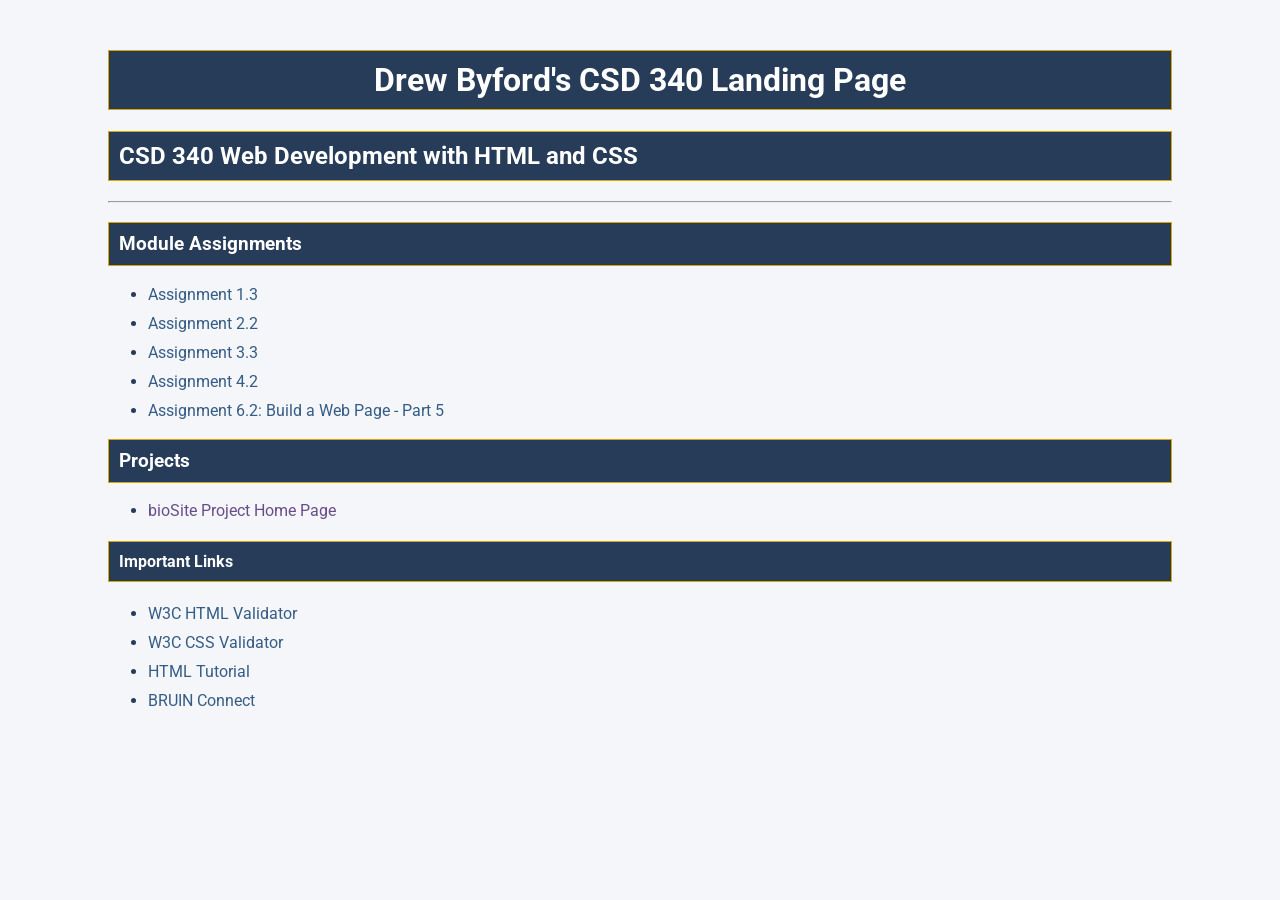
<file: index.html>
<!DOCTYPE html>
<!--
    Student: Drew Byford
    Date: Nov 12, 2026
    Assignment: 6.2 - GitHub Pages Landing Page
-->
<html lang="en">

<head>
    <meta charset="UTF-8">
    <meta name="description" content="Drew Byford's CSD 340 Landing Page">
    <meta name="keywords" content="CSD 340, HTML, CSS, Bellevue University">
    <meta name="author" content="Drew Byford">
    <meta name="viewport" content="width=device-width, initial-scale=1.0">

    <title>Drew Byford's CSD 340 Landing Page</title>
    <link rel="stylesheet" href="site.css">
</head>

<body>
    <div id="container">

        <h1>Drew Byford's CSD 340 Landing Page</h1>
        <h2>CSD 340 Web Development with HTML and CSS</h2>

        <hr>

        <h3>Module Assignments</h3>
        <ul>
            <li>
                <a href="module-1/byford_Mod1_3.html">
                    Assignment 1.3
                </a>
            </li>
            <li>
                <a href="module-2/byford_Mod2_2.html">
                    Assignment 2.2
                </a>
            </li>
            <li>
                <a href="module-3/byford_Mod3_3.html">
                    Assignment 3.3
                </a>
            </li>
            <li>
                <a href="module-4/byford_Mod4_2.html">
                    Assignment 4.2
                </a>
            </li>
            <li>
                <a href="module-6/byford_Mod6_2.html">
                    Assignment 6.2: Build a Web Page - Part 5
                </a>
            </li>

        </ul>

        <h3>Projects</h3>
        <ul>
            <li>
                <a href="">bioSite Project Home Page</a>
            </li>
        </ul>

        <h4>Important Links</h4>
        <ul>
            <li>
                <a href="https://validator.w3.org/">
                    W3C HTML Validator
                </a>
            </li>
            <li>
                <a href="https://jigsaw.w3.org/css-validator/">
                    W3C CSS Validator
                </a>
            </li>
            <li>
                <a href="https://www.w3schools.com/html/">
                    HTML Tutorial
                </a>
            </li>
            <li>
                <a href="https://bruinconnect.bellevue.edu/">
                    BRUIN Connect
                </a>
            </li>
        </ul>

    </div>
</body>

</html>
</file>
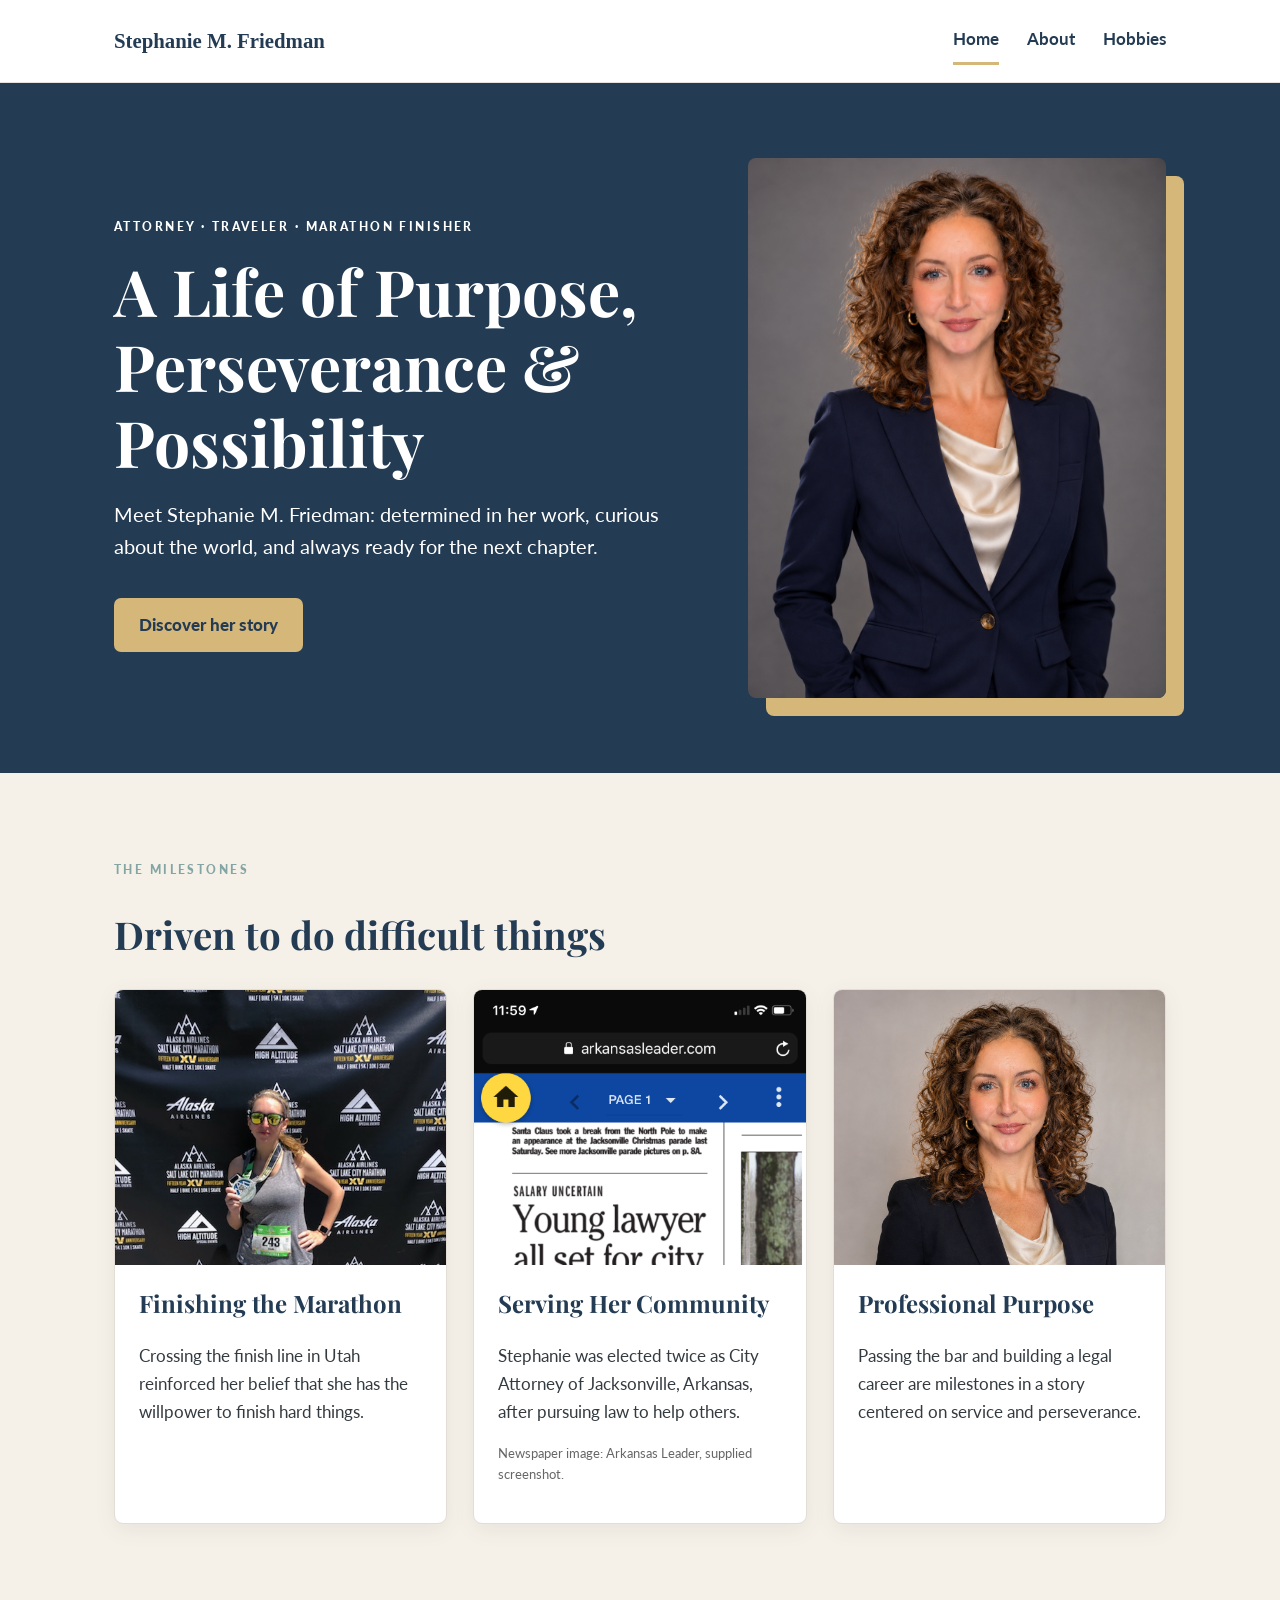
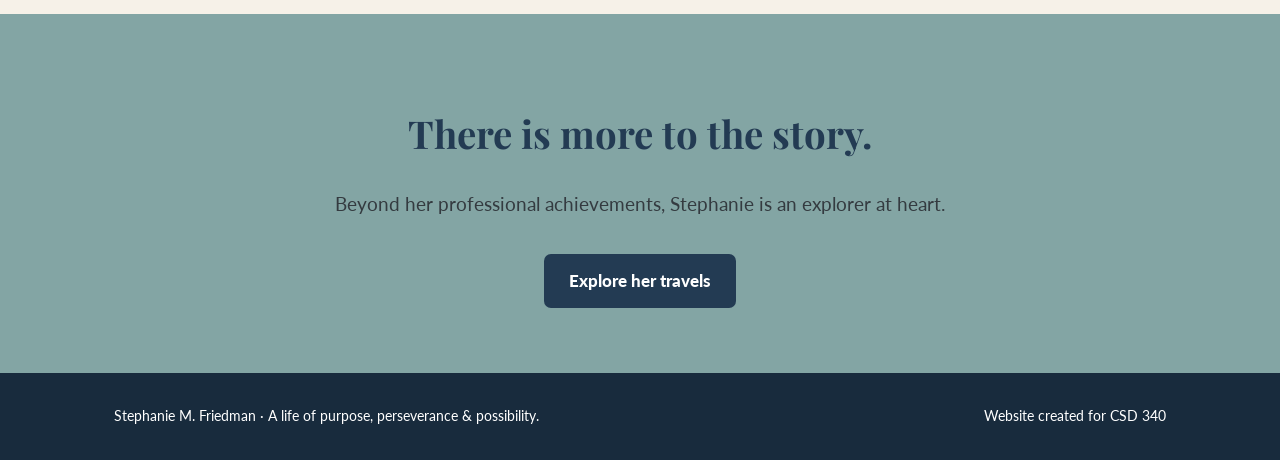
<file: bioSite/index.html>
<!doctype html><html lang="en"><head><meta charset="utf-8"><meta name="viewport" content="width=device-width, initial-scale=1"><meta name="description" content="Discover the story, achievements and travels of Stephanie M. Friedman."><title>Home | Stephanie M. Friedman</title><link rel="preconnect" href="https://fonts.googleapis.com"><link rel="preconnect" href="https://fonts.gstatic.com" crossorigin><link href="https://fonts.googleapis.com/css2?family=Lato:wght@400;700;900&family=Playfair+Display:wght@500;600;700&display=swap" rel="stylesheet"><link rel="stylesheet" href="site.css"></head><body><a class="skip" href="#main">Skip to content</a><header class="site-header"><div class="wrap nav"><a class="brand" href="index.html">Stephanie M. Friedman</a><nav aria-label="Main navigation"><a href="index.html" aria-current="page">Home</a><a href="about.html" >About</a><a href="hobbies.html" >Hobbies</a></nav></div></header><main id="main"><section class="hero"><div class="wrap hero-grid"><div><p class="eyebrow">ATTORNEY · TRAVELER · MARATHON FINISHER</p><h1>A Life of Purpose, Perseverance &amp; Possibility</h1><p class="lead">Meet Stephanie M. Friedman: determined in her work, curious about the world, and always ready for the next chapter.</p><a class="button" href="about.html">Discover her story</a></div><img class="hero-photo" src="assets/images/stephanie-portrait.png" alt="Professional portrait of Stephanie M. Friedman"></div></section><section class="section wrap"><p class="eyebrow">THE MILESTONES</p><h2>Driven to do difficult things</h2><div class="cards"><article class="card"><img src="assets/images/salt-lake-marathon.jpg" alt="Stephanie holding her medal at the Salt Lake City Marathon"><div class="card-body"><h3>Finishing the Marathon</h3><p>Crossing the finish line in Utah reinforced her belief that she has the willpower to finish hard things.</p></div></article><article class="card"><img src="assets/images/city-attorney-article.png" alt="Arkansas Leader newspaper headline about Stephanie becoming City Attorney"><div class="card-body"><h3>Serving Her Community</h3><p>Stephanie was elected twice as City Attorney of Jacksonville, Arkansas, after pursuing law to help others.</p><p class="credit">Newspaper image: Arkansas Leader, supplied screenshot.</p></div></article><article class="card"><img src="assets/images/stephanie-professional.png" alt="Stephanie in professional attire"><div class="card-body"><h3>Professional Purpose</h3><p>Passing the bar and building a legal career are milestones in a story centered on service and perseverance.</p></div></article></div></section><section class="cta"><div class="wrap"><h2>There is more to the story.</h2><p>Beyond her professional achievements, Stephanie is an explorer at heart.</p><a class="button button-light" href="hobbies.html">Explore her travels</a></div></section></main><footer><div class="wrap"><span>Stephanie M. Friedman · A life of purpose, perseverance &amp; possibility.</span><span>Website created for CSD 340</span></div></footer></body></html>
</file>
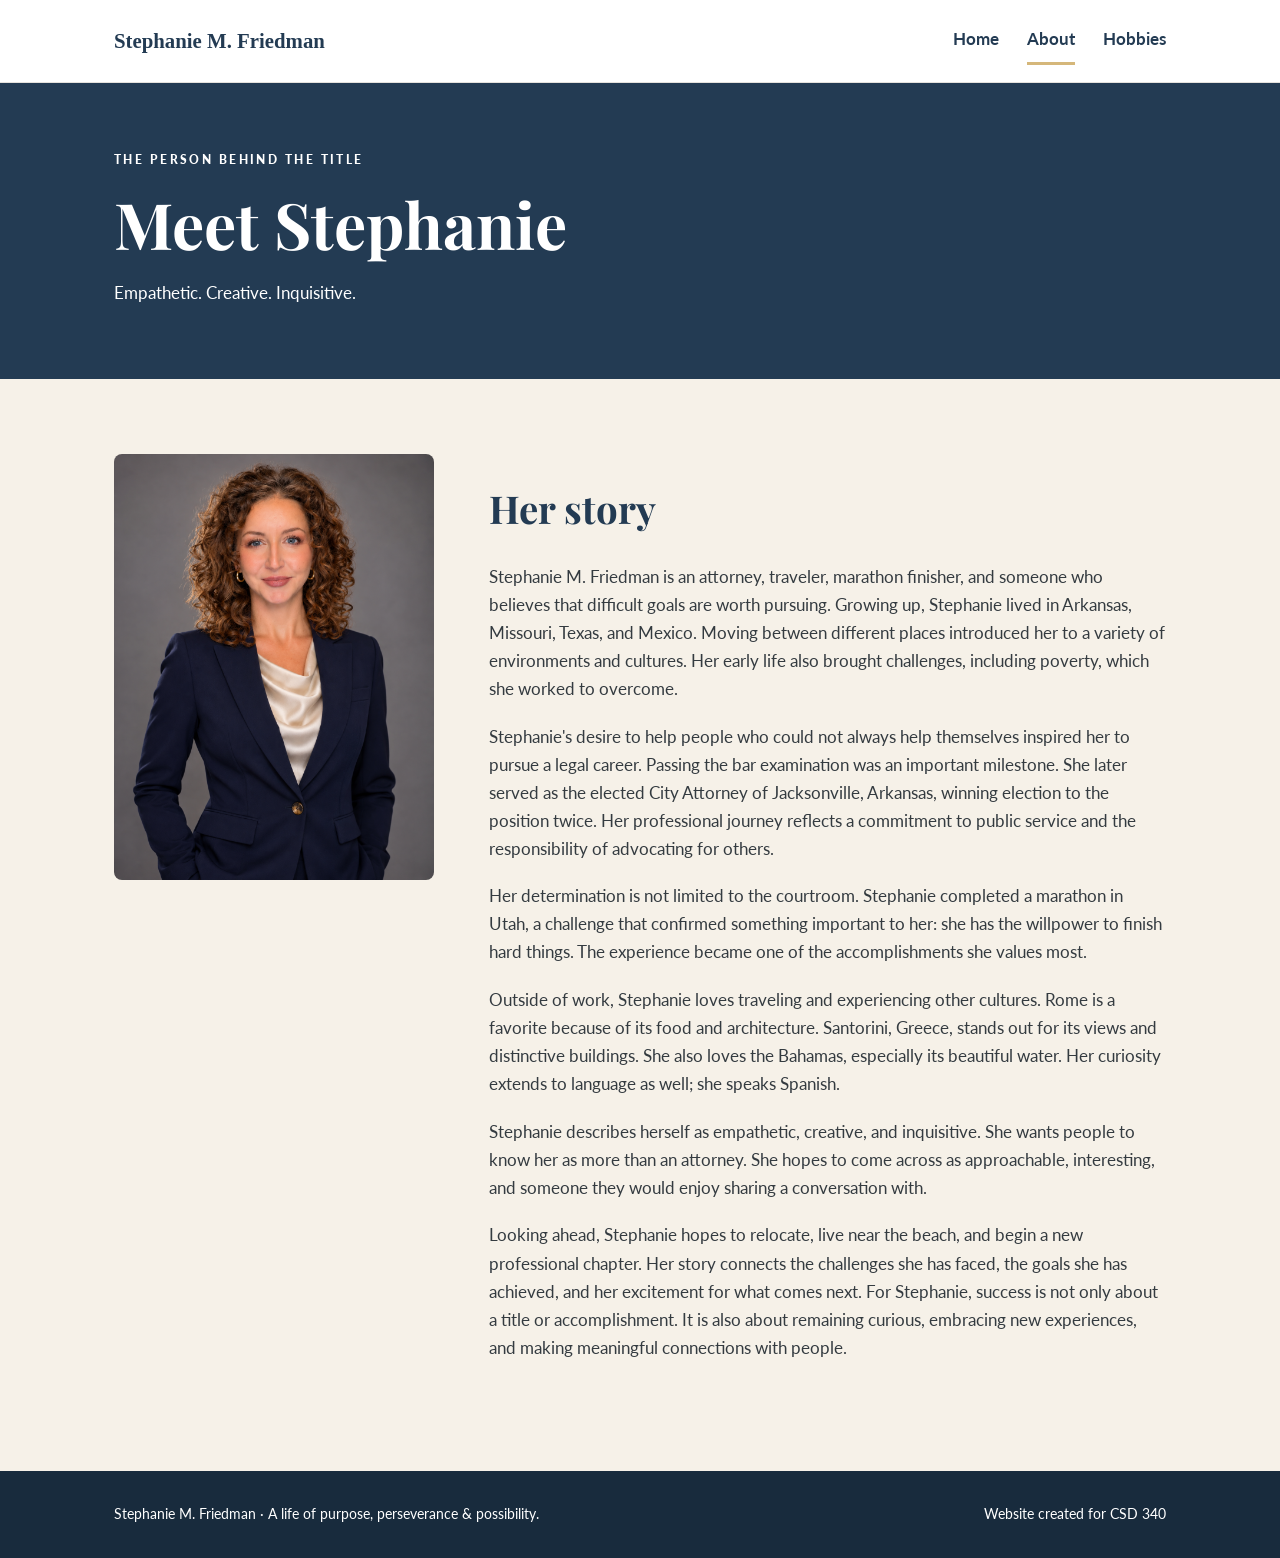
<file: bioSite/about.html>
<!doctype html><html lang="en"><head><meta charset="utf-8"><meta name="viewport" content="width=device-width, initial-scale=1"><meta name="description" content="Discover the story, achievements and travels of Stephanie M. Friedman."><title>About | Stephanie M. Friedman</title><link rel="preconnect" href="https://fonts.googleapis.com"><link rel="preconnect" href="https://fonts.gstatic.com" crossorigin><link href="https://fonts.googleapis.com/css2?family=Lato:wght@400;700;900&family=Playfair+Display:wght@500;600;700&display=swap" rel="stylesheet"><link rel="stylesheet" href="site.css"></head><body><a class="skip" href="#main">Skip to content</a><header class="site-header"><div class="wrap nav"><a class="brand" href="index.html">Stephanie M. Friedman</a><nav aria-label="Main navigation"><a href="index.html" >Home</a><a href="about.html" aria-current="page">About</a><a href="hobbies.html" >Hobbies</a></nav></div></header><main id="main"><section class="page-banner"><div class="wrap"><p class="eyebrow">THE PERSON BEHIND THE TITLE</p><h1>Meet Stephanie</h1><p>Empathetic. Creative. Inquisitive.</p></div></section><section class="section wrap about"><img src="assets/images/stephanie-portrait.png" alt="Portrait of Stephanie M. Friedman"><div><h2>Her story</h2><p>Stephanie M. Friedman is an attorney, traveler, marathon finisher, and someone who believes that difficult goals are worth pursuing. Growing up, Stephanie lived in Arkansas, Missouri, Texas, and Mexico. Moving between different places introduced her to a variety of environments and cultures. Her early life also brought challenges, including poverty, which she worked to overcome.</p><p>Stephanie's desire to help people who could not always help themselves inspired her to pursue a legal career. Passing the bar examination was an important milestone. She later served as the elected City Attorney of Jacksonville, Arkansas, winning election to the position twice. Her professional journey reflects a commitment to public service and the responsibility of advocating for others.</p><p>Her determination is not limited to the courtroom. Stephanie completed a marathon in Utah, a challenge that confirmed something important to her: she has the willpower to finish hard things. The experience became one of the accomplishments she values most.</p><p>Outside of work, Stephanie loves traveling and experiencing other cultures. Rome is a favorite because of its food and architecture. Santorini, Greece, stands out for its views and distinctive buildings. She also loves the Bahamas, especially its beautiful water. Her curiosity extends to language as well; she speaks Spanish.</p><p>Stephanie describes herself as empathetic, creative, and inquisitive. She wants people to know her as more than an attorney. She hopes to come across as approachable, interesting, and someone they would enjoy sharing a conversation with.</p><p>Looking ahead, Stephanie hopes to relocate, live near the beach, and begin a new professional chapter. Her story connects the challenges she has faced, the goals she has achieved, and her excitement for what comes next. For Stephanie, success is not only about a title or accomplishment. It is also about remaining curious, embracing new experiences, and making meaningful connections with people.</p></div></section></main><footer><div class="wrap"><span>Stephanie M. Friedman · A life of purpose, perseverance &amp; possibility.</span><span>Website created for CSD 340</span></div></footer></body></html>
</file>
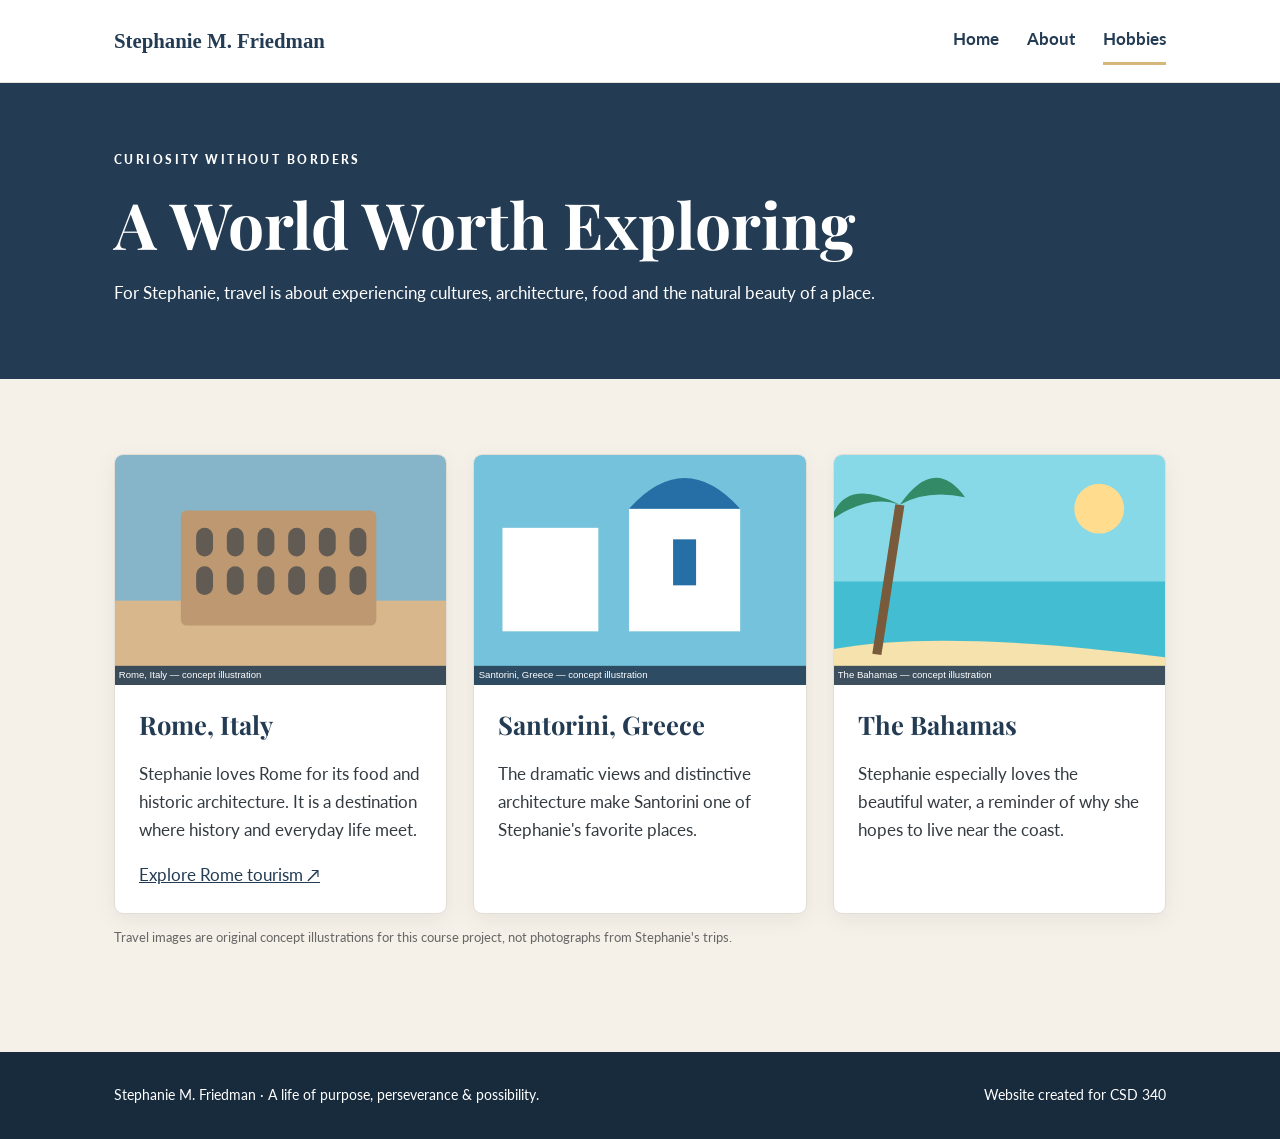
<file: bioSite/hobbies.html>
<!doctype html><html lang="en"><head><meta charset="utf-8"><meta name="viewport" content="width=device-width, initial-scale=1"><meta name="description" content="Discover the story, achievements and travels of Stephanie M. Friedman."><title>Hobbies | Stephanie M. Friedman</title><link rel="preconnect" href="https://fonts.googleapis.com"><link rel="preconnect" href="https://fonts.gstatic.com" crossorigin><link href="https://fonts.googleapis.com/css2?family=Lato:wght@400;700;900&family=Playfair+Display:wght@500;600;700&display=swap" rel="stylesheet"><link rel="stylesheet" href="site.css"></head><body><a class="skip" href="#main">Skip to content</a><header class="site-header"><div class="wrap nav"><a class="brand" href="index.html">Stephanie M. Friedman</a><nav aria-label="Main navigation"><a href="index.html" >Home</a><a href="about.html" >About</a><a href="hobbies.html" aria-current="page">Hobbies</a></nav></div></header><main id="main"><section class="page-banner"><div class="wrap"><p class="eyebrow">CURIOSITY WITHOUT BORDERS</p><h1>A World Worth Exploring</h1><p>For Stephanie, travel is about experiencing cultures, architecture, food and the natural beauty of a place.</p></div></section><section class="section wrap"><div class="cards travel"><article class="card"><img src="assets/images/rome-concept.svg" alt="Illustration of Roman architecture, not a photograph"><div class="card-body"><h2>Rome, Italy</h2><p>Stephanie loves Rome for its food and historic architecture. It is a destination where history and everyday life meet.</p><a href="https://www.turismoroma.it/en" target="_blank" rel="noopener noreferrer">Explore Rome tourism ↗</a></div></article><article class="card"><img src="assets/images/santorini-concept.svg" alt="Illustration of white buildings and blue dome in Santorini, not a photograph"><div class="card-body"><h2>Santorini, Greece</h2><p>The dramatic views and distinctive architecture make Santorini one of Stephanie's favorite places.</p></div></article><article class="card"><img src="assets/images/bahamas-concept.svg" alt="Illustration of tropical blue water and beach, not a photograph"><div class="card-body"><h2>The Bahamas</h2><p>Stephanie especially loves the beautiful water, a reminder of why she hopes to live near the coast.</p></div></article></div><p class="note">Travel images are original concept illustrations for this course project, not photographs from Stephanie's trips.</p></section></main><footer><div class="wrap"><span>Stephanie M. Friedman · A life of purpose, perseverance &amp; possibility.</span><span>Website created for CSD 340</span></div></footer></body></html>
</file>
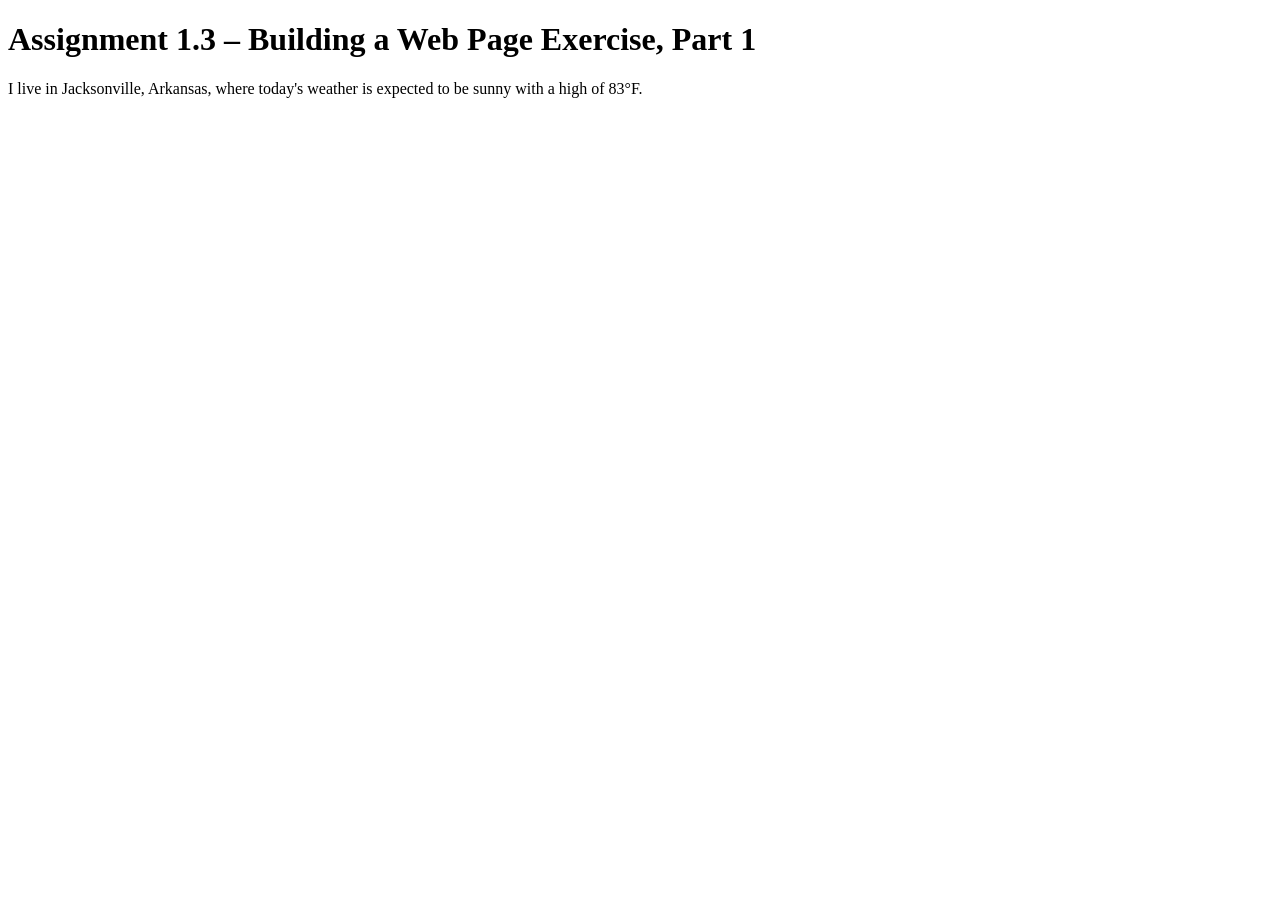
<file: module-1/byford_Mod1_3.html>
<!DOCTYPE html>
<!--
    Student: Drew Byford
    Date: October 24, 2026
    Assignment: 1.3 - Building a Web Page Exercise, Part 1
-->
<html lang="en">
<head>
    <meta charset="UTF-8">
    <title>CSD 340 Web Development with HTML and CSS</title>
</head>
<body>
    <h1>Assignment 1.3 – Building a Web Page Exercise, Part 1</h1>
    <p>I live in Jacksonville, Arkansas, where today's weather is expected to be sunny with a high of 83&deg;F.</p>
</body>
</html>
</file>
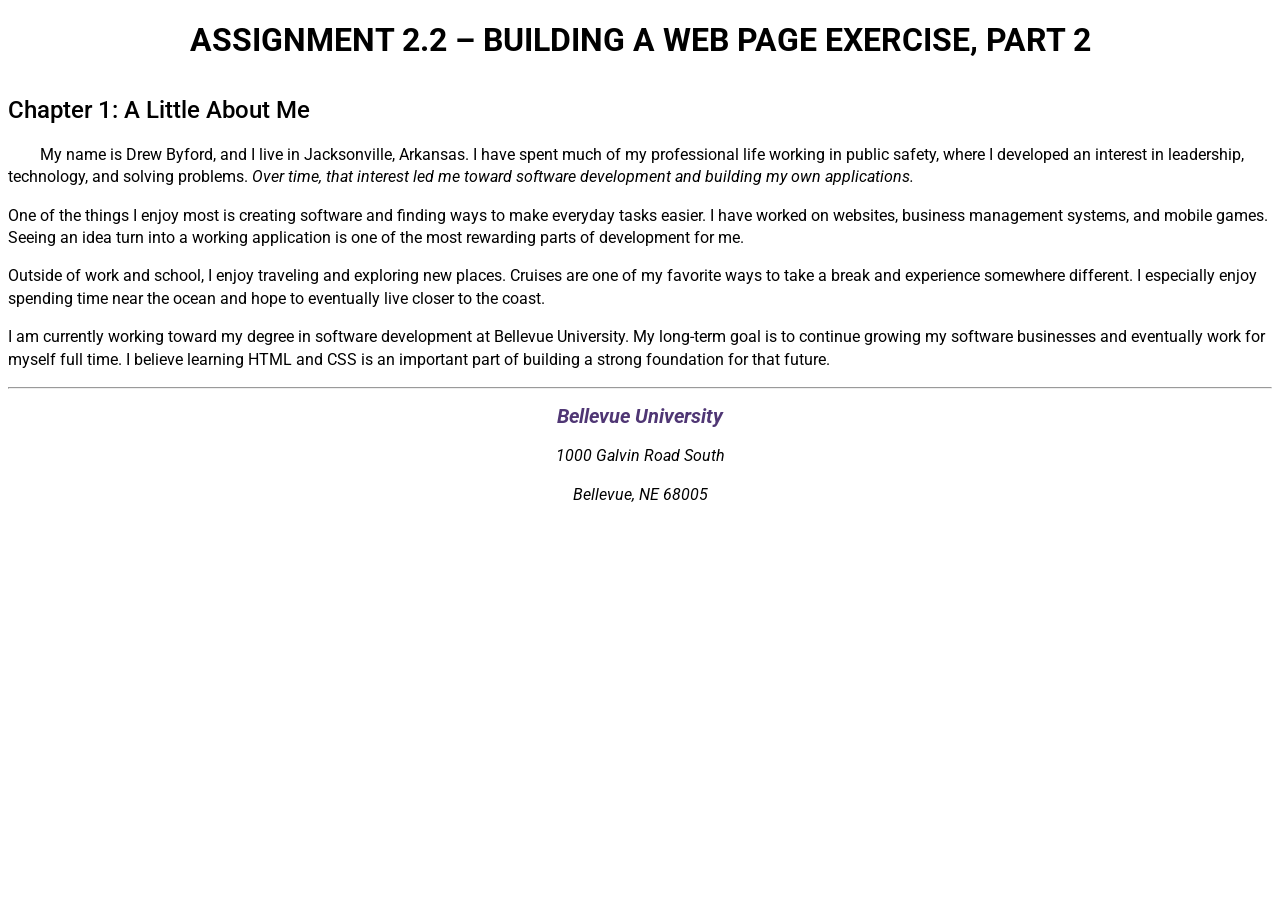
<file: module-2/byford_Mod2_2.html>
<!DOCTYPE html>
<!--
    Student: Drew Byford
    Date: October 24, 2026
    Assignment: 2.2 - Building a Web Page Exercise, Part 2
-->
<html lang="en">
<head>
    <meta charset="UTF-8">
    <meta name="description" content="Introduction to Drew Byford">
    <meta name="keywords" content="CSD 340, HTML, CSS, Drew Byford">
    <meta name="author" content="Drew Byford">

    <title>CSD 340 Development with HTML and CSS</title>
    <link rel="stylesheet" href="byford_Mod2_2.css">
</head>
<body>
    <div id="container">
        <h1>Assignment 2.2 – Building a Web Page Exercise, Part 2</h1>

        <h2>Chapter 1: A Little About Me</h2>

        <p class="intro">
            My name is Drew Byford, and I live in Jacksonville, Arkansas.
            I have spent much of my professional life working in public
            safety, where I developed an interest in leadership, technology,
            and solving problems.
            <span class="sentence">Over time, that interest led me toward
            software development and building my own applications.</span>
        </p>

        <p>
            One of the things I enjoy most is creating software and finding
            ways to make everyday tasks easier.
            I have worked on websites, business management systems, and
            mobile games.
            Seeing an idea turn into a working application is one of the
            most rewarding parts of development for me.
        </p>

        <p>
            Outside of work and school, I enjoy traveling and exploring
            new places.
            Cruises are one of my favorite ways to take a break and
            experience somewhere different.
            I especially enjoy spending time near the ocean and hope to
            eventually live closer to the coast.
        </p>

        <p>
            I am currently working toward my degree in software development
            at Bellevue University.
            My long-term goal is to continue growing my software businesses
            and eventually work for myself full time.
            I believe learning HTML and CSS is an important part of building
            a strong foundation for that future.
        </p>

        <hr>

        <address>
            <p><a href="https://www.bellevue.edu/">Bellevue University</a></p>
            <p>1000 Galvin Road South</p>
            <p>Bellevue, NE 68005</p>
        </address>
    </div>
</body>
</html>
</file>
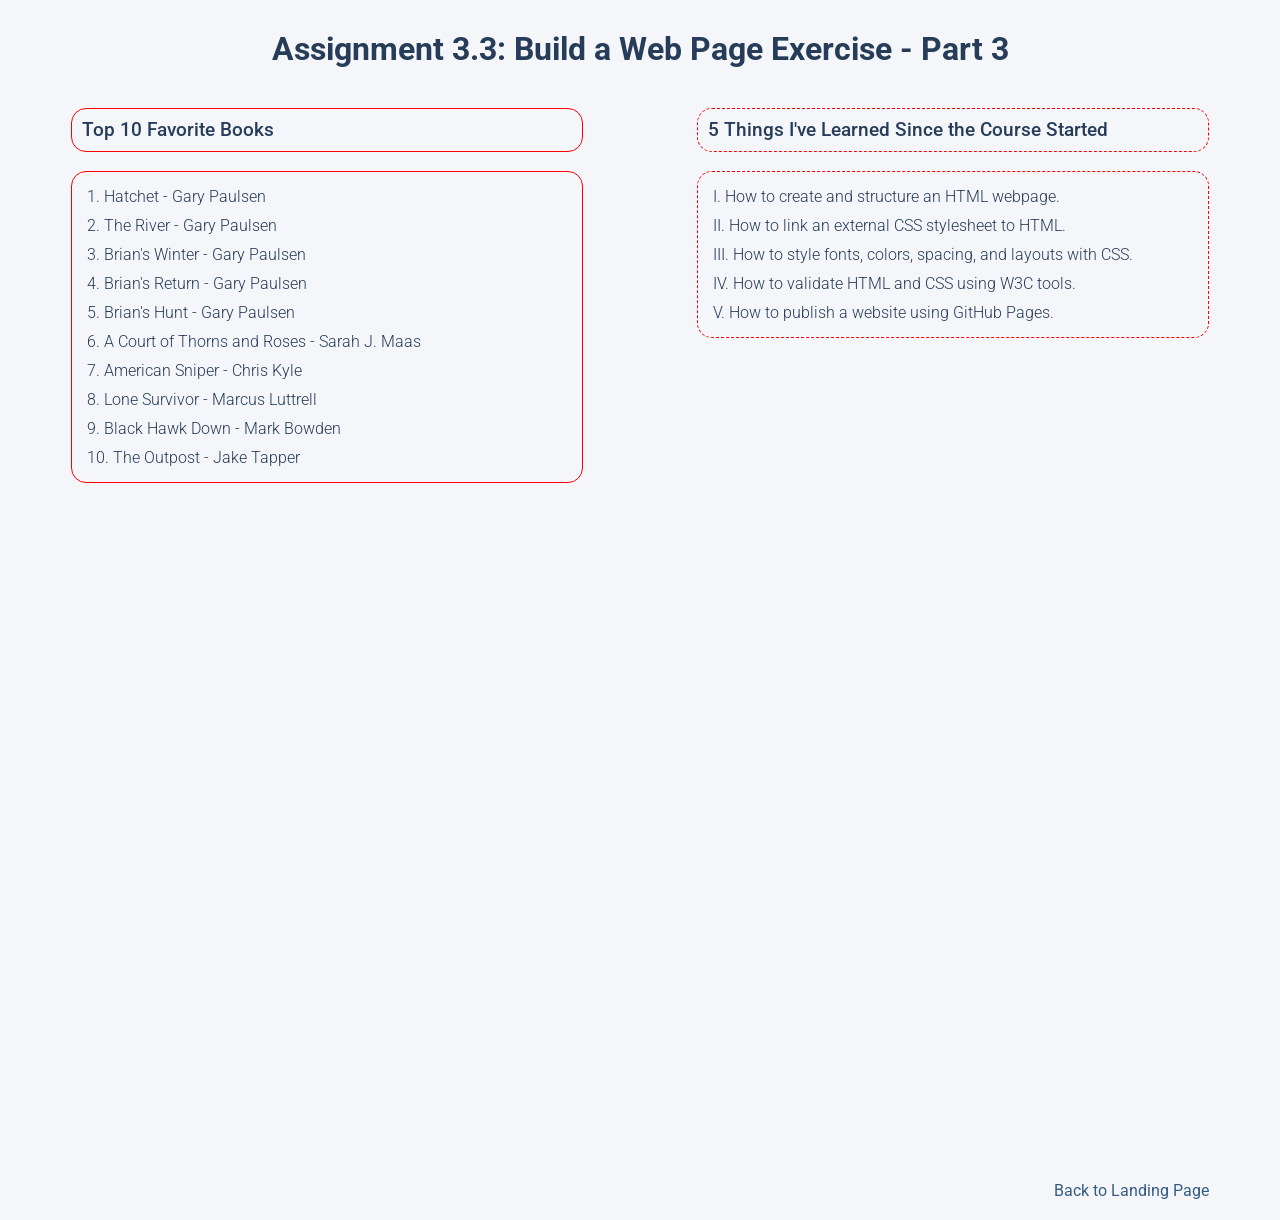
<file: module-3/byford_Mod3_3.html>
<!DOCTYPE html>
<!--
    Student: Drew Byford
    Date: October 30, 2026
    Assignment: 3.3 - Build a Web Page Exercise, Part 3
-->
<html lang="en">
<head>
    <meta charset="UTF-8">
    <meta name="description" content="CSD 340 Assignment 3.3">
    <meta name="author" content="Drew Byford">
    <meta name="viewport" content="width=device-width, initial-scale=1.0">

    <title>CSD 340 Web Development with HTML and CSS</title>
    <link rel="stylesheet" href="byford_Mod3_3.css">
</head>

<body>
    <div id="container">

        <h1>Assignment 3.3: Build a Web Page Exercise - Part 3</h1>

        <div id="content">

            <div id="books">
                <h3>Top 10 Favorite Books</h3>

                <ol>
                    <li>Hatchet - Gary Paulsen</li>
                    <li>The River - Gary Paulsen</li>
                    <li>Brian's Winter - Gary Paulsen</li>
                    <li>Brian's Return - Gary Paulsen</li>
                    <li>Brian's Hunt - Gary Paulsen</li>
                    <li>A Court of Thorns and Roses - Sarah J. Maas</li>
                    <li>American Sniper - Chris Kyle</li>
                    <li>Lone Survivor - Marcus Luttrell</li>
                    <li>Black Hawk Down - Mark Bowden</li>
                    <li>The Outpost - Jake Tapper</li>
                </ol>
            </div>

            <div id="lessons">
                <h3>5 Things I've Learned Since the Course Started</h3>

                <ol>
                    <li>How to create and structure an HTML webpage.</li>
                    <li>How to link an external CSS stylesheet to HTML.</li>
                    <li>How to style fonts, colors, spacing, and layouts with CSS.</li>
                    <li>How to validate HTML and CSS using W3C tools.</li>
                    <li>How to publish a website using GitHub Pages.</li>
                </ol>
            </div>

        </div>

        <div id="bottom">
            <a href="../index.html">Back to Landing Page</a>
        </div>

    </div>
</body>
</html>
</file>
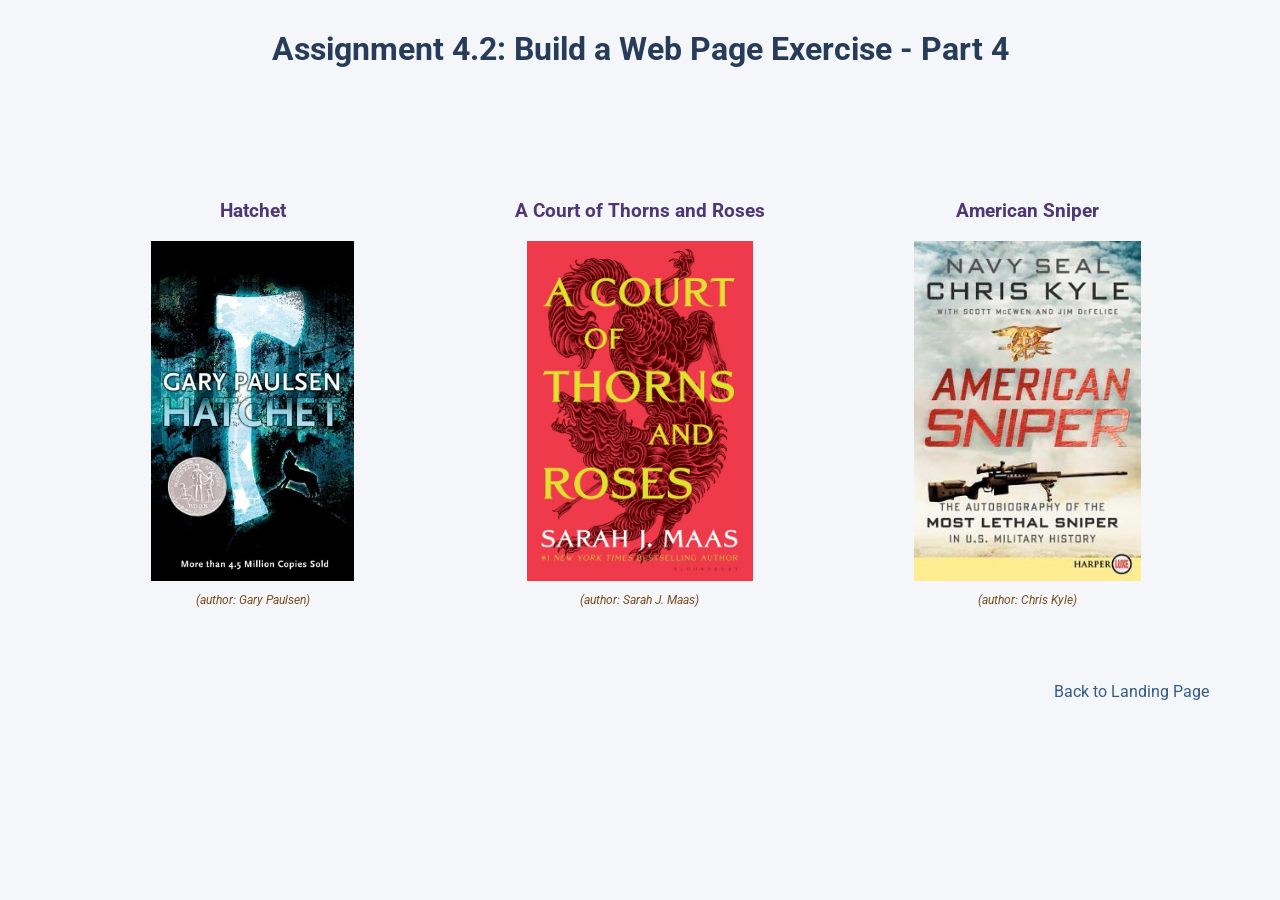
<file: module-4/byford_Mod4_2.html>
<!DOCTYPE html>
<!--
    Student: Drew Byford
    Date: November 8, 2026
    Assignment: 4.2 - Build a Web Page Exercise, Part 4
-->
<html lang="en">
<head>
    <meta charset="UTF-8">
    <meta name="viewport" content="width=device-width, initial-scale=1.0">
    <meta name="author" content="Drew Byford">
    <meta name="description" content="Favorite book cover gallery for CSD 340">
    <title>CSD 340 Web Development with HTML and CSS</title>
    <link rel="stylesheet" href="byford_Mod4_2.css">
</head>
<body>
    <div id="container">
        <h1>Assignment 4.2: Build a Web Page Exercise - Part 4</h1>
        <div id="image-gallery">
            <div class="gallery-item">
                <h3>Hatchet</h3>
                <figure>
                    <img src="images/hatchet.png" alt="Cover of Hatchet by Gary Paulsen">
                    <figcaption>(author: Gary Paulsen)</figcaption>
                </figure>
            </div>
            <div class="gallery-item">
                <h3>A Court of Thorns and Roses</h3>
                <figure>
                    <img src="images/court-of-thorns-and-roses.png" alt="Cover of A Court of Thorns and Roses by Sarah J. Maas">
                    <figcaption>(author: Sarah J. Maas)</figcaption>
                </figure>
            </div>
            <div class="gallery-item">
                <h3>American Sniper</h3>
                <figure>
                    <img src="images/american-sniper.png" alt="Cover of American Sniper by Chris Kyle">
                    <figcaption>(author: Chris Kyle)</figcaption>
                </figure>
            </div>
        </div>
        <div id="bottom">
            <a href="../index.html">Back to Landing Page</a>
        </div>
    </div>
</body>
</html>
</file>
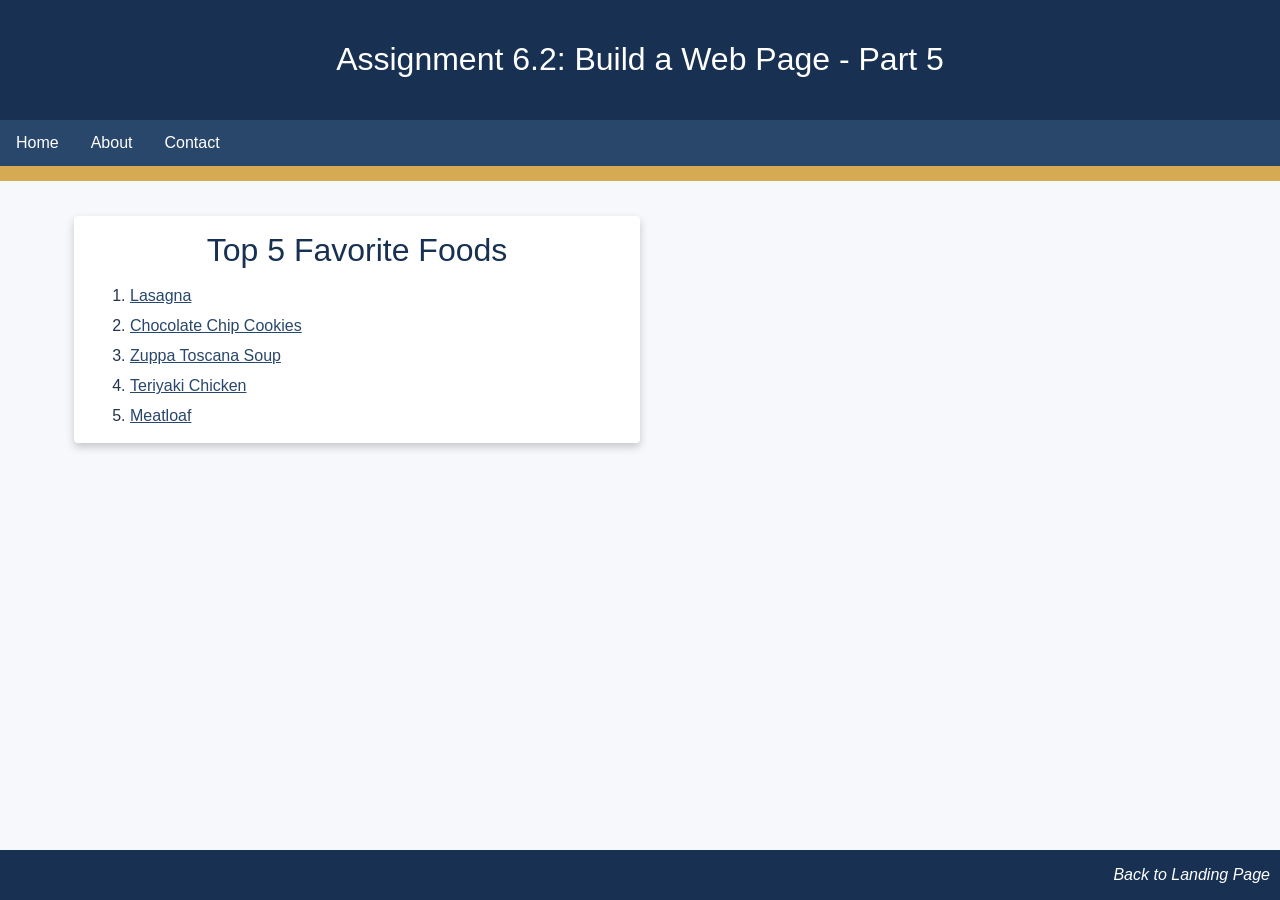
<file: module-6/byford_Mod6_2.html>
<!DOCTYPE html>
<!--
    Author: Armond Drew Byford
    Date: November 12, 2026
    Assignment: CSD 340 - Assignment 6.2: Build a Web Page - Part 5
-->
<html lang="en">
<head>
    <meta charset="UTF-8">
    <meta name="viewport" content="width=device-width, initial-scale=1.0">
    <title>CSD 340 Web Development with HTML and CSS</title>
    <link rel="stylesheet" href="byford_Mod6_2.css">
</head>
<body>
    <header>
        <h1>Assignment 6.2: Build a Web Page - Part 5</h1>
    </header>

    <div id="navbar">
        <a href="#">Home</a>
        <a href="#">About</a>
        <a href="#">Contact</a>
    </div>

    <div id="container">
        <div class="card">
            <div class="card-title">Top 5 Favorite Foods</div>
            <div class="card-content">
                <ol>
                    <li><a href="https://www.allrecipes.com/recipe/23600/worlds-best-lasagna/" target="_blank" rel="noopener noreferrer">Lasagna</a></li>
                    <li><a href="https://www.allrecipes.com/recipe/10813/best-chocolate-chip-cookies/" target="_blank" rel="noopener noreferrer">Chocolate Chip Cookies</a></li>
                    <li><a href="https://www.allrecipes.com/recipe/143069/super-delicious-zuppa-toscana/" target="_blank" rel="noopener noreferrer">Zuppa Toscana Soup</a></li>
                    <li><a href="https://www.allrecipes.com/recipe/228285/teriyaki-chicken/" target="_blank" rel="noopener noreferrer">Teriyaki Chicken</a></li>
                    <li><a href="https://www.allrecipes.com/recipe/16354/easy-meatloaf/" target="_blank" rel="noopener noreferrer">Meatloaf</a></li>
                </ol>
            </div>
        </div>
    </div>

    <footer>
        <p><a href="../index.html">Back to Landing Page</a></p>
    </footer>
</body>
</html>
</file>
<file: site.css>
/*
    Student: Drew Byford
    Date: October 30, 2026
    Assignment: 3.3 - GitHub Pages Landing Page
*/

@import url('https://fonts.googleapis.com/css2?family=Roboto:wght@400;500;700&display=swap');

html, body {
    font-family: 'Roboto', sans-serif;
    font-size: 16px;
}

body {
    background-color: #F4F6F9;
    color: #263C59;
}

#container {
    margin-top: 50px;
    margin-left: 100px;
    margin-right: 100px;
}

h1, h2, h3, h4 {
    background-color: #263C59;
    color: #FFFFFF;
    border: 1px solid #D6A800;
    padding: 10px;
}

h1 {
    text-align: center;
}

a {
    color: #355C85;
    text-decoration: none;
}

a:visited {
    color: #684C89;
}

a:hover {
    color: #B07B00;
    text-decoration: underline;
}

li {
    margin-bottom: 10px;
}
</file>
<file: bioSite/site.css>
*{box-sizing:border-box}html{scroll-behavior:smooth}body{margin:0;color:#343b40;background:#f6f1e8;font:17px/1.65 Lato,Arial,sans-serif}h1,h2,h3{font-family:"Playfair Display",Georgia,serif;color:#233b53;line-height:1.18}h1{font-size:clamp(2.5rem,5vw,4.6rem);margin:.25em 0}h2{font-size:clamp(1.8rem,3vw,2.6rem)}h3{font-size:1.5rem}a{color:#233b53}a:hover{color:#976c2c}a:focus-visible{outline:3px solid #b08743;outline-offset:4px}.wrap{max-width:1100px;margin:auto;padding:0 24px}.site-header{background:#fff;border-bottom:1px solid #e5e2dd}.nav{display:flex;align-items:center;justify-content:space-between;gap:20px;min-height:82px}.brand{font:700 1.3rem Georgia,serif;text-decoration:none}.nav nav{display:flex;gap:28px}.nav nav a{text-decoration:none;font-weight:700;padding:8px 0;border-bottom:3px solid transparent}.nav nav a[aria-current=page]{border-color:#d5b77a}.hero{background:#233b53;color:#fff}.hero-grid{display:grid;grid-template-columns:1.1fr .8fr;align-items:center;gap:60px;padding-top:75px;padding-bottom:75px}.hero h1,.hero p{color:#fff}.hero-photo{width:100%;height:540px;object-fit:cover;object-position:center top;border-radius:8px;box-shadow:18px 18px 0 #d5b77a}.eyebrow{font-size:.76rem;letter-spacing:.2em;font-weight:900;color:#83a5a4}.lead{font-size:1.22rem;max-width:600px}.button{display:inline-block;padding:13px 25px;margin-top:15px;border-radius:7px;background:#d5b77a;color:#233b53;text-decoration:none;font-weight:900}.button:hover{background:#f6f1e8;color:#233b53}.section{padding-top:75px;padding-bottom:90px}.cards{display:grid;grid-template-columns:repeat(3,1fr);gap:26px}.card{background:#fff;border:1px solid #e2ded6;border-radius:9px;overflow:hidden;box-shadow:0 6px 22px #233b5312}.card img{display:block;width:100%;height:275px;object-fit:cover;object-position:center top}.card-body{padding:24px}.card-body h3,.card-body h2{margin-top:0}.credit,.note{font-size:.82rem;color:#666}.cta{background:#83a5a4;text-align:center;padding:65px 0}.cta p{font-size:1.2rem}.button-light{background:#233b53;color:#fff}.page-banner{background:#233b53;color:#fff;padding:55px 0}.page-banner h1,.page-banner p{color:#fff}.about{display:grid;grid-template-columns:320px 1fr;gap:55px;align-items:start}.about>img{width:100%;border-radius:8px}.about p{margin:0 0 1.15em}.travel .card img{height:230px}.travel .card h2{font-size:1.6rem}footer{background:#182b3d;color:#fff;padding:32px 0;font-size:.86rem}footer .wrap{display:flex;justify-content:space-between;gap:15px}.skip{position:absolute;left:-999px;top:0;background:#fff;padding:10px}.skip:focus{left:10px;z-index:100}@media(max-width:760px){.nav{flex-direction:column;padding-top:15px;padding-bottom:12px}.hero-grid,.about{grid-template-columns:1fr}.hero-grid{gap:32px;padding-top:45px}.hero-photo{height:430px;max-width:420px}.cards{grid-template-columns:1fr}.card img{height:350px}.section{padding-top:45px;padding-bottom:55px}footer .wrap{flex-direction:column}.nav nav{gap:18px}}
</file>
<file: module-2/byford_Mod2_2.css>
/*
    Student: Drew Byford
    Date: October 24, 2026
    Assignment: 2.2 - Building a Web Page Exercise, Part 2
*/

@import url('https://fonts.googleapis.com/css2?family=Roboto:wght@400;500;700&display=swap');

html, body {
    font-size: 16px;
    font-family: 'Roboto', sans-serif;
}

p {
    font-weight: 400;
    line-height: 1.4em;
}

h1 {
    font-weight: 700;
    text-transform: uppercase;
    text-align: center;
}

h2 {
    font-weight: 500;
    text-align: left;
    padding-top: 15px;
}

address {
    text-align: center;
}

address a {
    font-weight: bold;
    font-size: 1.25em;
    color: #4F3674;
    text-decoration: none;
}

address a:hover {
    text-decoration: underline;
    background-color: #D6A800;
}

address a:visited {
    color: #6B4E91;
}

.sentence {
    font-style: italic;
}

.intro {
    text-indent: 2em;
}
</file>
<file: module-3/byford_Mod3_3.css>
/*
    Student: Drew Byford
    Date: October 30, 2026
    Assignment: 3.3 - Build a Web Page Exercise, Part 3
*/

@import url('https://fonts.googleapis.com/css2?family=Roboto:wght@300;400;500;700&display=swap');

body {
    font-family: 'Roboto', sans-serif;
    font-size: 16px;
    color: #263C59;
    background-color: #F4F6F9;
}

#container {
    width: 90%;
    margin: 30px auto;
}

h1 {
    text-align: center;
}

#content {
    display: flex;
    justify-content: space-between;
    align-items: flex-start;
}

#books, #lessons {
    width: 45%;
}

h3 {
    font-weight: 500;
    padding: 10px;
}

ol {
    font-weight: 300;
    padding: 10px;
    list-style-position: inside;
}

#books h3, #books ol {
    border: 1px solid red;
    border-radius: 15px;
}

#lessons h3, #lessons ol {
    border: 1px dashed red;
    border-radius: 15px;
}

#lessons ol {
    list-style-type: upper-roman;
}

li {
    padding: 5px;
}

#bottom {
    width: 100%;
    margin-top: 60%;
    margin-bottom: 20px;
    float: right;
}

#bottom a {
    float: right;
}

a {
    color: #355C85;
    text-decoration: none;
}

a:visited {
    color: #684C89;
}

a:hover {
    color: #B07B00;
    text-decoration: underline;
}
</file>
<file: module-4/byford_Mod4_2.css>
/*
    Student: Drew Byford
    Date: November 8, 2026
    Assignment: 4.2 - Build a Web Page Exercise, Part 4
*/
@import url('https://fonts.googleapis.com/css2?family=Roboto:wght@400;500;700&display=swap');

body {
    font-family: 'Roboto', sans-serif;
    background-color: #f4f6f9;
    color: #263c59;
}

#container {
    width: 90%;
    margin: 30px auto;
}

h1 {
    text-align: center;
    color: rgba(38, 60, 89, 1);
}

#image-gallery {
    display: grid;
    grid-template-columns: repeat(3, minmax(0, 1fr));
    gap: 24px;
    margin-top: 10%;
}

h3 {
    text-align: center;
    color: rgba(79, 54, 116, 1);
}

figure {
    text-align: center;
    margin: 15px;
}

figure img {
    display: block;
    width: 100%;
    max-width: 240px;
    height: 340px;
    object-fit: contain;
    margin: 0 auto;
}

figcaption {
    font-style: italic;
    font-size: 0.75em;
    color: rgba(120, 75, 30, 1);
    margin-top: 12px;
}

#bottom {
    width: 100%;
    margin-top: 60px;
    margin-bottom: 20px;
    text-align: right;
}

a {
    color: #355c85;
    text-decoration: none;
}

a:hover {
    text-decoration: underline;
}

@media (max-width: 700px) {
    #image-gallery {
        grid-template-columns: 1fr;
    }
}
</file>
<file: module-6/byford_Mod6_2.css>
/*
    Author: Armond Drew Byford
    Date: November 12, 2026
    Assignment: CSD 340 - Assignment 6.2: Build a Web Page - Part 5
*/

body {
    margin: 0;
    background-color: #f7f8fb;
    font-family: Arial, Helvetica, sans-serif;
    color: #24344b;
}

header {
    background-color: #183153;
    color: white;
    padding: 20px;
    text-align: center;
}

h1 {
    font-weight: 400;
}

#navbar {
    overflow: hidden;
    background-color: #29466b;
    border-bottom: 15px solid #d6aa53;
}

#navbar a {
    float: left;
    display: block;
    color: white;
    text-align: center;
    padding: 14px 16px;
    text-decoration: none;
}

#navbar a:hover {
    background-color: #d6aa53;
    color: #183153;
}

#container {
    margin-top: 2%;
    margin-left: 5%;
    margin-right: 5%;
    padding: 10px;
    padding-bottom: 90px;
}

.card {
    box-shadow: 0 4px 8px 0 rgba(0, 0, 0, 0.2);
    transition: 0.3s;
    width: 50%;
    background-color: white;
    border-radius: 4px;
}

.card-title {
    text-align: center;
    font-size: 2em;
    color: #183153;
    font-weight: 400;
    padding-top: 16px;
}

.card-content {
    padding: 2px 16px;
}

.card-content li {
    margin: 12px 0;
}

.card-content a {
    color: #29466b;
}

.card:hover {
    box-shadow: 0 8px 16px 0 rgba(0, 0, 0, 0.2);
}

footer {
    background-color: #183153;
    position: absolute;
    bottom: 0;
    width: 100%;
    min-height: 48px;
}

footer p {
    color: white;
    font-weight: 400;
    float: right;
    padding-right: 10px;
    font-style: italic;
}

footer a {
    text-decoration: none;
    color: white;
}

footer a:hover {
    text-decoration: underline;
}

@media (max-width: 700px) {
    .card {
        width: 100%;
    }
}
</file>
